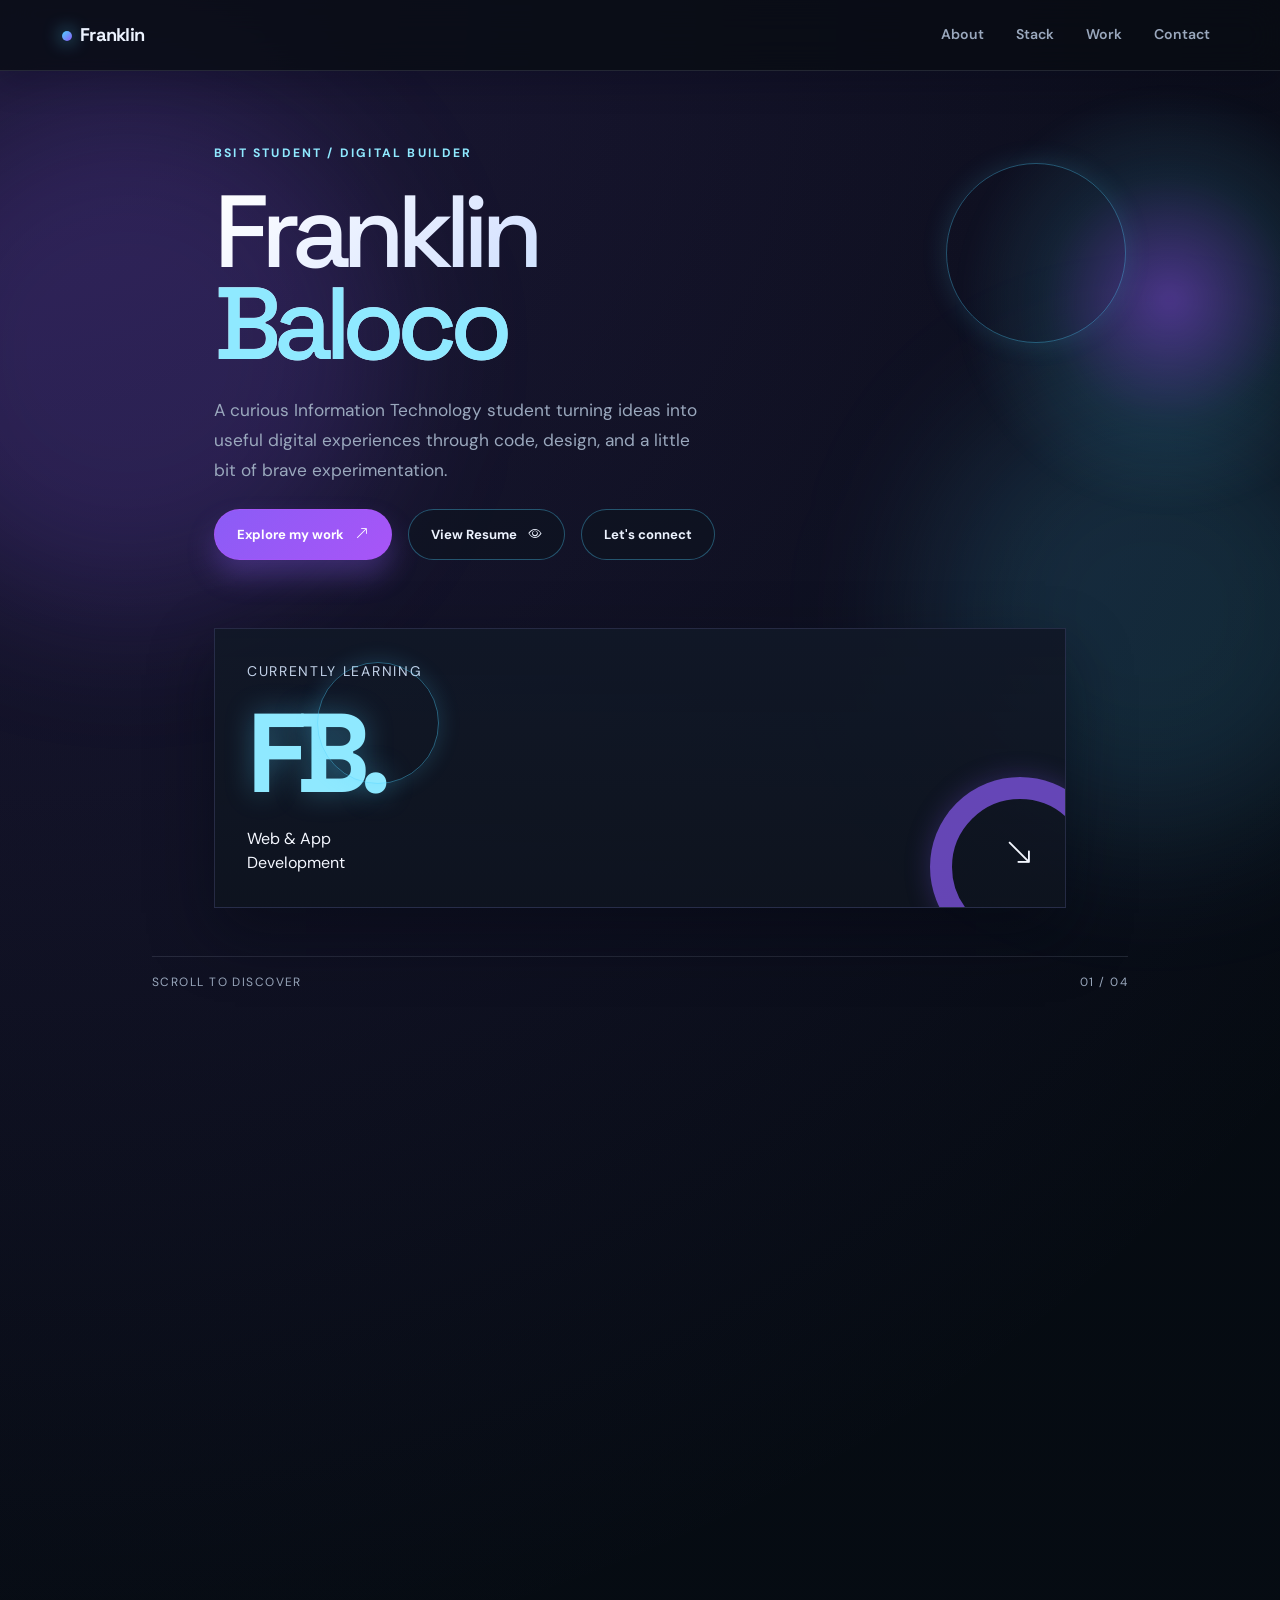
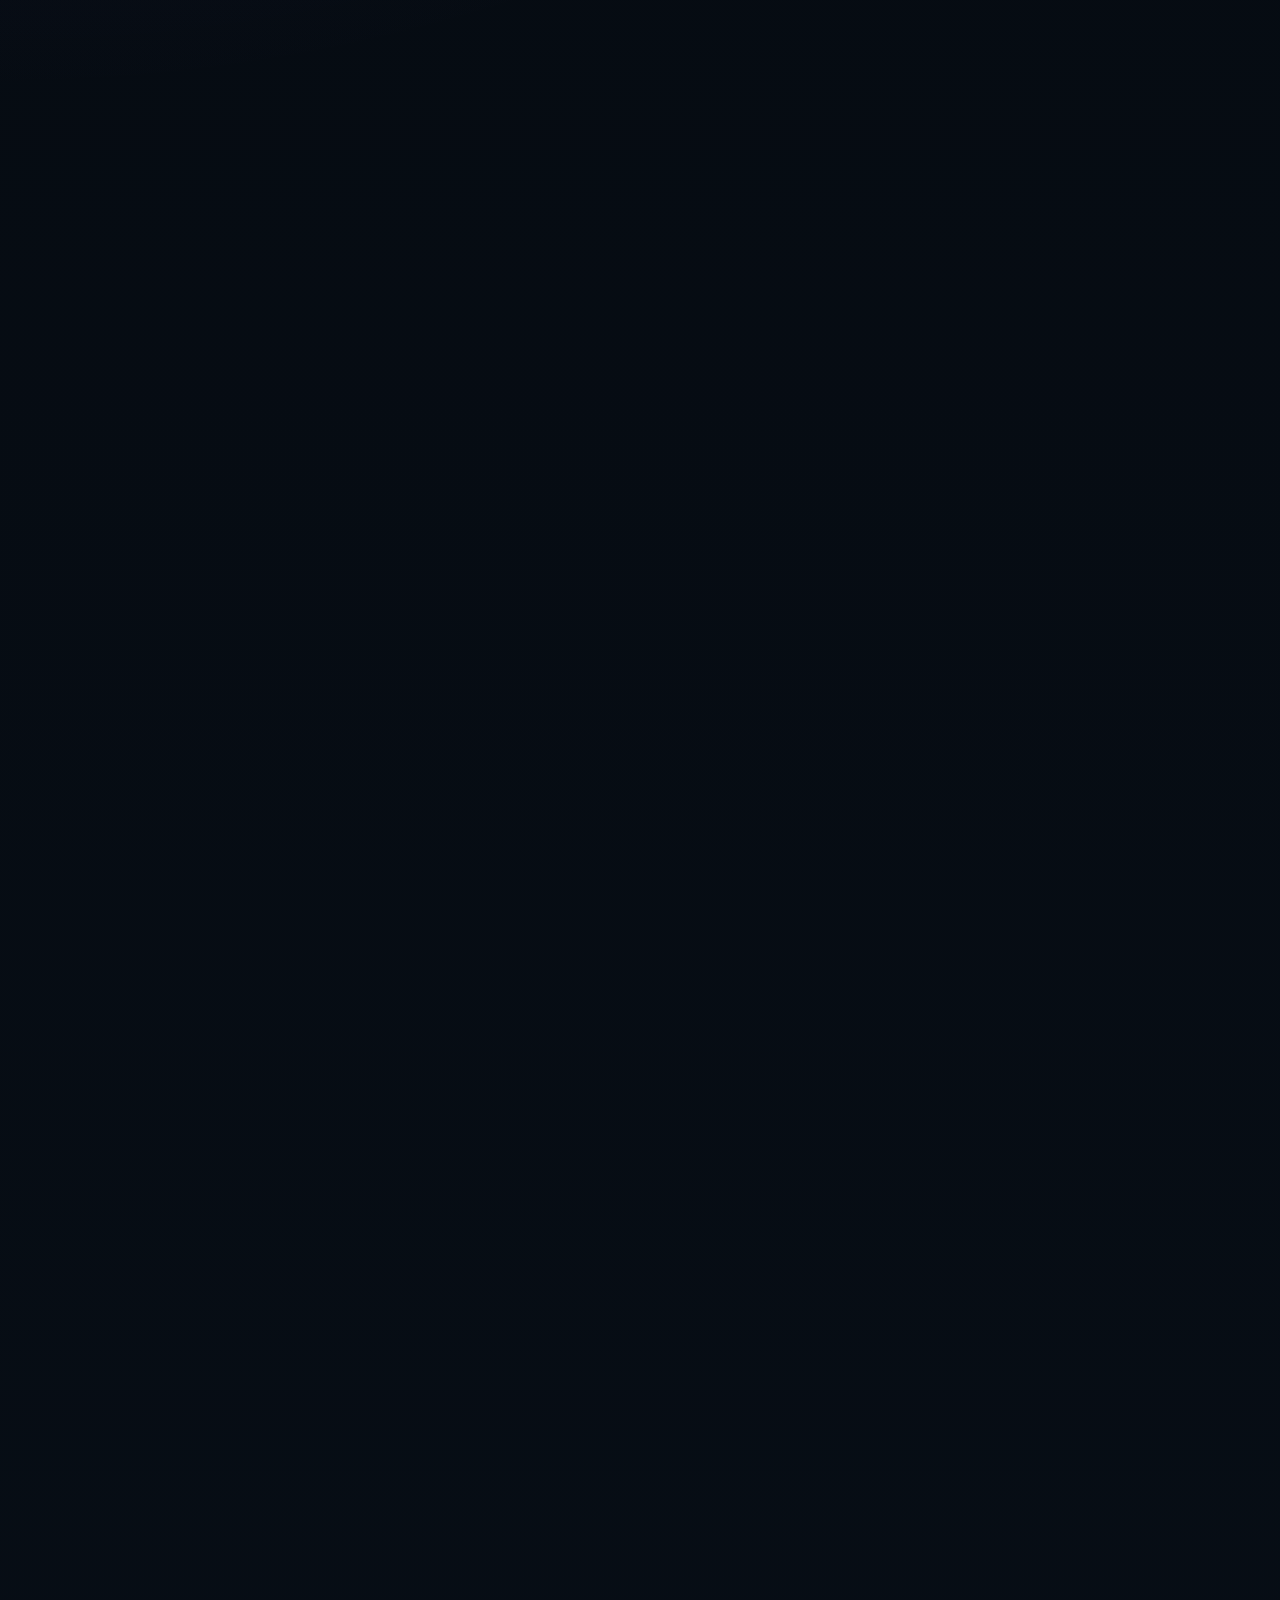
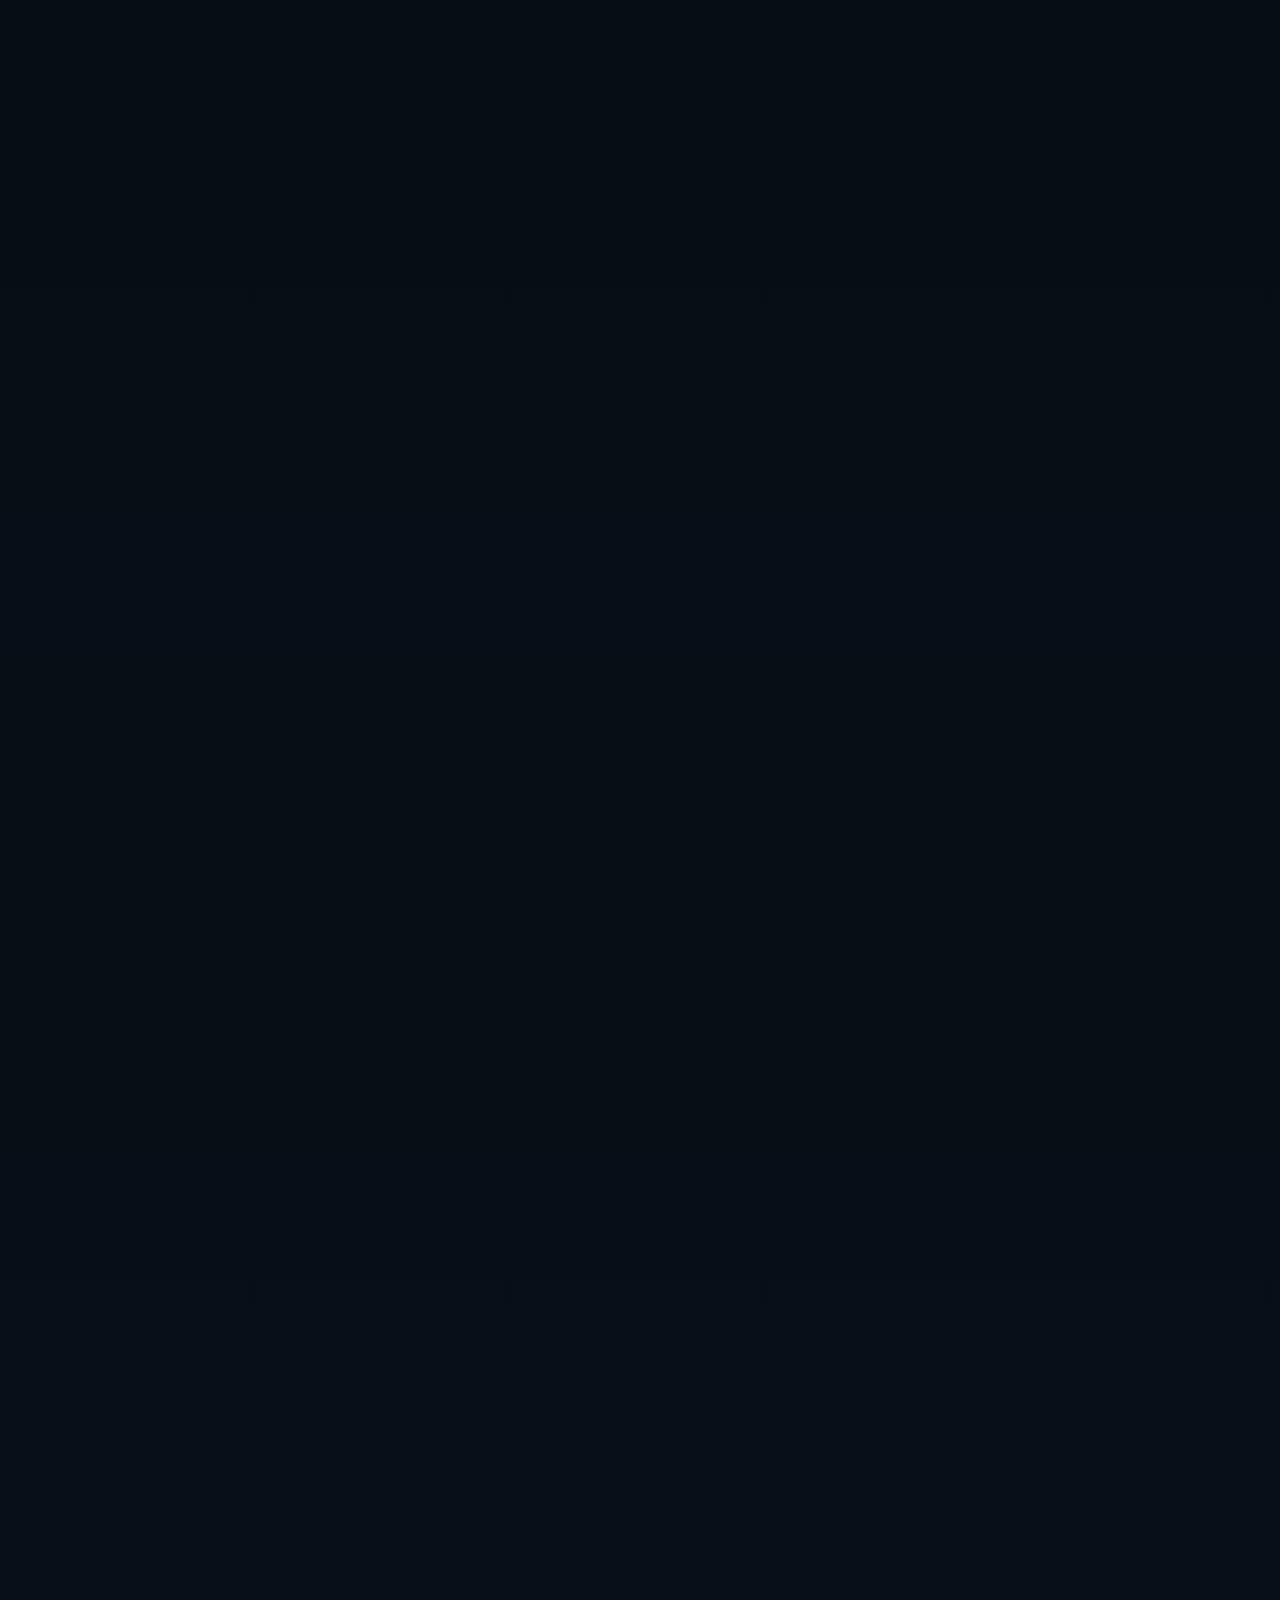
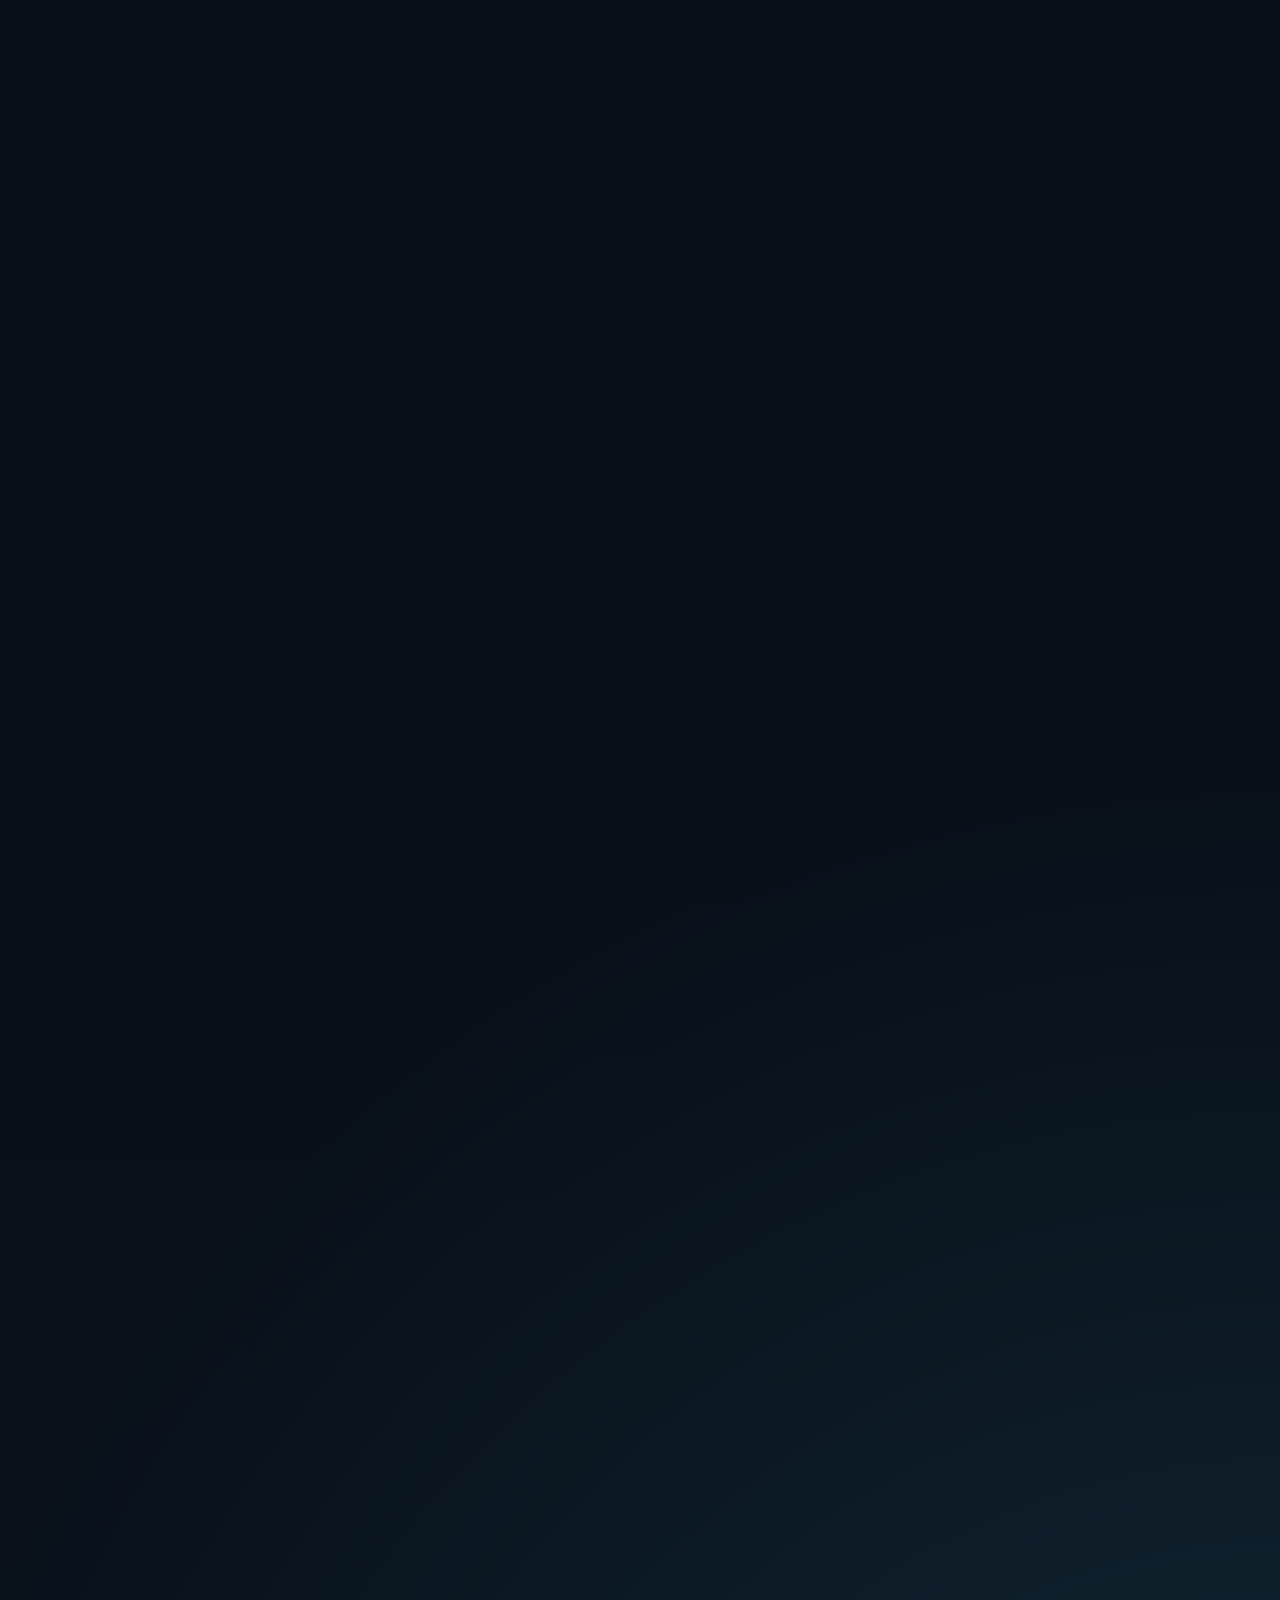
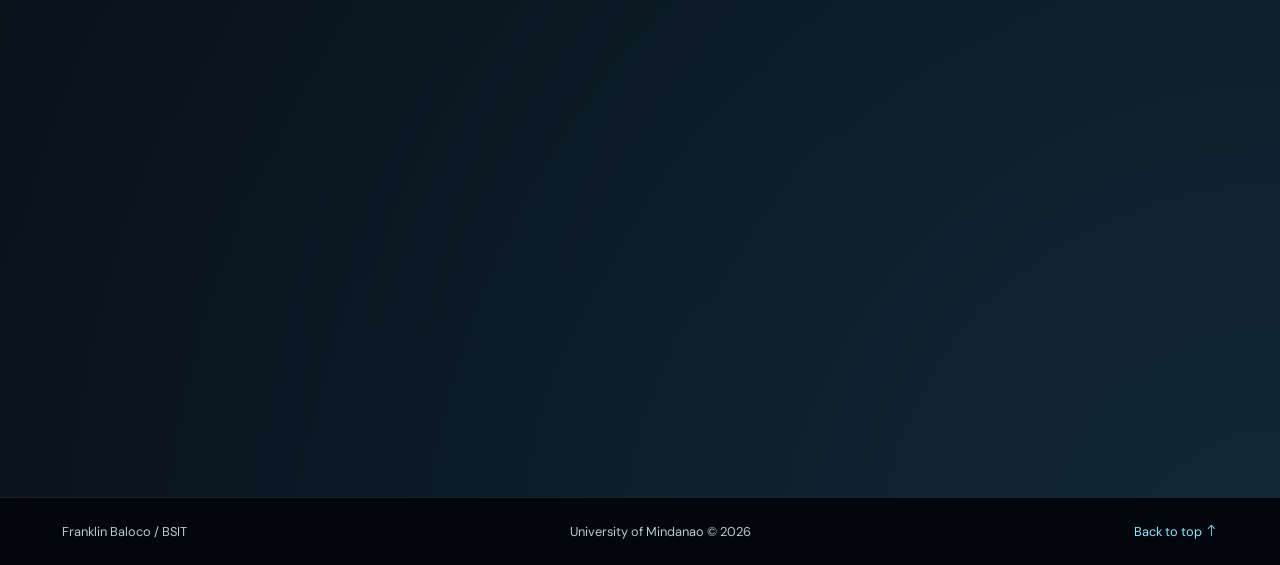
<file: index.html>
<!doctype html>
<html lang="en">
<head>
	<meta charset="utf-8">
	<meta name="viewport" content="width=device-width, initial-scale=1">
	<meta name="description" content="Portfolio of Franklin Baloco, a BSIT student from the University of Mindanao.">
	<title>Franklin Baloco | BSIT Portfolio</title>

	<link rel="preconnect" href="https://fonts.googleapis.com">
	<link rel="preconnect" href="https://fonts.gstatic.com" crossorigin>
	<link href="https://fonts.googleapis.com/css2?family=DM+Sans:wght@400;500;600;700&family=Space+Grotesk:wght@400;500;600;700&display=swap" rel="stylesheet">

	<link href="https://cdn.jsdelivr.net/npm/bootstrap@5.3.3/dist/css/bootstrap.min.css" rel="stylesheet">
	<link rel="stylesheet" href="https://cdn.jsdelivr.net/npm/bootstrap-icons@1.11.3/font/bootstrap-icons.min.css">
	<link rel="stylesheet" href="style.css">

	<style>
		/* VERTICAL LAYOUT */
		.hero .row,
		#about .row,
		#stack .row,
		#work .row,
		#contact .row {
			display: flex;
			flex-direction: column;
			align-items: center;
		}

		.hero .col-lg-8,
		.hero .col-lg-4,
		#about .col-lg-5,
		#about .col-lg-7,
		#stack .col-lg-5,
		#stack .col-lg-7,
		#work .col-lg-5,
		#work .col-lg-7,
		#contact .col-lg-5,
		#contact .col-lg-6 {
			width: 100%;
			max-width: 900px;
			margin-left: 0 !important;
			margin-right: 0 !important;
		}

		/* Center the main sections */
		.hero .container,
		#about .container,
		#stack .container,
		#work .container,
		#contact .container {
			max-width: 1000px;
			margin: 0 auto;
		}

		/* Hero card below the introduction */
		.hero-card {
			margin-top: 20px;
			min-height: 280px;
		}

		/* About features become vertical */
		#about .row.mt-5 {
			display: flex;
			flex-direction: column;
			gap: 20px;
		}

		#about .row.mt-5 > div {
			width: 100%;
		}

		/* Stack content */
		#stack .col-lg-7 > div {
			width: 100%;
			margin-bottom: 30px;
		}

		/* Projects vertical */
		#work .project {
			width: 100%;
			margin-bottom: 15px;
			text-decoration: none;
		}

		/* Contact information above the form */
		#contact .contact-list {
			width: 100%;
			margin-bottom: 40px;
		}

		#contact form {
			width: 100%;
		}

		/* Remove Bootstrap horizontal offset */
		#contact .offset-lg-1 {
			margin-left: 0 !important;
		}

		/* Mobile spacing */
		@media (max-width: 768px) {
			.hero .container,
			#about .container,
			#stack .container,
			#work .container,
			#contact .container {
				padding-left: 20px;
				padding-right: 20px;
			}

			.section-title {
				font-size: 2.5rem;
			}

			.hero h1 {
				font-size: 4rem;
			}
		}
	</style>
</head>

<body>

	<nav class="navbar navbar-expand-lg fixed-top">
		<div class="container py-2">

			<a class="navbar-brand" href="#top">
				<span class="brand-dot"></span>Franklin
			</a>

			<button class="navbar-toggler border-0"
				type="button"
				data-bs-toggle="collapse"
				data-bs-target="#mainNav"
				aria-label="Toggle navigation">

				<i class="bi bi-list fs-3"></i>
			</button>

			<div class="collapse navbar-collapse" id="mainNav">
				<ul class="navbar-nav ms-auto align-items-lg-center">
					<li class="nav-item">
						<a class="nav-link" href="#about">About</a>
					</li>

					<li class="nav-item">
						<a class="nav-link" href="#stack">Stack</a>
					</li>

					<li class="nav-item">
						<a class="nav-link" href="#work">Work</a>
					</li>

					<li class="nav-item">
						<a class="nav-link" href="#contact">Contact</a>
					</li>
				</ul>
			</div>

		</div>
	</nav>


	<main id="top">

		<!-- HERO -->
		<section class="hero">
			<div class="container">

				<div class="row g-5">

					<div class="col-lg-8 reveal">

						<p class="eyebrow mb-4">
							BSIT Student / Digital Builder
						</p>

						<h1>
							Franklin<br>
							<span>Baloco</span>
						</h1>

						<p class="hero-copy mt-4">
							A curious Information Technology student turning ideas into useful digital experiences through code, design, and a little bit of brave experimentation.
						</p>

						<div class="d-flex flex-wrap gap-3 mt-4">

							<a href="#work" class="btn solid-btn">
								Explore my work
								<i class="bi bi-arrow-up-right ms-2"></i>
							</a>

							<a href="resume.pdf" class="btn outline-btn" target="_blank" rel="noopener">
								View Resume
								<i class="bi bi-eye ms-2"></i>
							</a>

							<a href="#contact" class="btn outline-btn">
								Let's connect
							</a>

						</div>

					</div>


					<div class="col-lg-4 reveal">

						<div class="hero-card d-flex flex-column justify-content-between">

							<small>Currently learning</small>

							<div class="initials">
								FB.
							</div>

							<div class="d-flex justify-content-between align-items-end">

								<span>
									Web &amp; App<br>
									Development
								</span>

								<i class="bi bi-arrow-down-right fs-3"></i>

							</div>

						</div>

					</div>

				</div>

				<div class="numbered mt-5">
					SCROLL TO DISCOVER
					<span class="float-end">01 / 04</span>
				</div>

			</div>
		</section>


		<!-- ABOUT -->
		<section id="about" class="reveal">

			<div class="container">

				<div class="row g-5">

					<div class="col-lg-5">

						<p class="eyebrow">
							01 / About me
						</p>

						<h2 class="section-title mt-3">
							Learning by<br>
							<span>building.</span>
						</h2>

						<p class="section-intro mt-4">
							I am Franklin Baloco, a BSIT student at the University of Mindanao. I enjoy understanding how technology works, then using it to make everyday tasks simpler and more engaging.
						</p>

					</div>


					<div class="col-lg-7">

						<div class="about-panel reveal">

							<p class="eyebrow">
								The short version
							</p>

							<h3 class="display-font about-heading mt-5">
								Curious mind.<br>
								Practical output.
							</h3>

							<p class="mt-4 mb-0 about-copy">
								Every project is a chance to learn a new tool, sharpen my problem-solving, and create something that people can actually use.
							</p>

							<div class="stamp">
								UM<br>
								BSIT<br>
								STUDENT
							</div>

						</div>

					</div>

				</div>


				<!-- FEATURES VERTICAL -->
				<div class="row g-4 mt-5">

					<div class="col-md-6 col-lg-3">

						<div class="feature reveal">

							<div class="feature-icon mb-3">
								<i class="bi bi-lightbulb"></i>
							</div>

							<h4>Curious</h4>

							<p>
								I ask questions and keep exploring better ways to solve a problem.
							</p>

						</div>

					</div>


					<div class="col-md-6 col-lg-3">

						<div class="feature reveal">

							<div class="feature-icon mb-3">
								<i class="bi bi-code-slash"></i>
							</div>

							<h4>Hands-on</h4>

							<p>
								I learn fastest when an idea becomes a working interface or application.
							</p>

						</div>

					</div>


					<div class="col-md-6 col-lg-3">

						<div class="feature reveal">

							<div class="feature-icon mb-3">
								<i class="bi bi-grid-1x2"></i>
							</div>

							<h4>Intentional</h4>

							<p>
								I care about clear layouts, readable code, and details that feel considered.
							</p>

						</div>

					</div>


					<div class="col-md-6 col-lg-3">

						<div class="feature reveal">

							<div class="feature-icon mb-3">
								<i class="bi bi-people"></i>
							</div>

							<h4>Collaborative</h4>

							<p>
								I value feedback, shared ideas, and building alongside other people.
							</p>

						</div>

					</div>

				</div>

			</div>

		</section>


		<!-- STACK -->
		<section id="stack" class="reveal">

			<div class="container">

				<div class="row g-5">

					<div class="col-lg-5">

						<p class="eyebrow">
							02 / Stack
						</p>

						<h2 class="section-title mt-3">
							Tools for<br>
							<span>making.</span>
						</h2>

						<p class="section-intro mt-4">
							The technologies I am studying and using to turn sketches into responsive, useful digital products.
						</p>

					</div>


					<div class="col-lg-7">

						<div class="mb-4">

							<p class="skill-label mb-3">
								Frontend
							</p>

							<div class="skill-wrap">

								<span class="skill reveal">HTML</span>
								<span class="skill reveal">CSS</span>
								<span class="skill reveal">JavaScript</span>
								<span class="skill reveal">Bootstrap 5</span>

							</div>

						</div>


						<div class="mb-4">

							<p class="skill-label mb-3">
								Backend &amp; data
							</p>

							<div class="skill-wrap">

								<span class="skill reveal">PHP</span>
								<span class="skill reveal">MySQL</span>
								<span class="skill reveal">REST APIs</span>

							</div>

						</div>


						<div>

							<p class="skill-label mb-3">
								Tools &amp; workflow
							</p>

							<div class="skill-wrap">

								<span class="skill reveal">Git</span>
								<span class="skill reveal">GitHub</span>
								<span class="skill reveal">VS Code</span>
								<span class="skill reveal">Figma</span>

							</div>

						</div>

					</div>

				</div>

			</div>

		</section>


		<!-- WORK -->
		<section id="work" class="reveal">

			<div class="container">

				<div class="row g-5">

					<div class="col-lg-5">

						<p class="eyebrow">
							03 / Selected work
						</p>

						<h2 class="section-title mt-3">
							Small steps,<br>
							<span>real things.</span>
						</h2>

						<p class="section-intro mt-4">
							A growing collection of exercises, concepts, and school projects. Each one is a snapshot of what I am learning now.
						</p>

					</div>


					<div class="col-lg-7">

						<a class="project row align-items-center g-3 reveal" href="#contact">

							<div class="col-2 project-number">
								01
							</div>

							<div class="col-8">

								<h3>
									Student Hub
								</h3>

								<p>
									A simple campus dashboard for organizing announcements and activities.
								</p>

							</div>

							<div class="col-2 text-end project-arrow">
								<i class="bi bi-arrow-up-right"></i>
							</div>

						</a>


						<a class="project row align-items-center g-3 reveal" href="#contact">

							<div class="col-2 project-number">
								02
							</div>

							<div class="col-8">

								<h3>
									Digital Notes
								</h3>

								<p>
									A clean, responsive study space for saving and reviewing lessons.
								</p>

							</div>

							<div class="col-2 text-end project-arrow">
								<i class="bi bi-arrow-up-right"></i>
							</div>

						</a>


						<a class="project row align-items-center g-3 reveal" href="#contact">

							<div class="col-2 project-number">
								03
							</div>

							<div class="col-8">

								<h3>
									Local Finds
								</h3>

								<p>
									A mobile-first directory concept highlighting useful places nearby.
								</p>

							</div>

							<div class="col-2 text-end project-arrow">
								<i class="bi bi-arrow-up-right"></i>
							</div>

						</a>


						<a class="project row align-items-center g-3 reveal" href="#contact">

							<div class="col-2 project-number">
								04
							</div>

							<div class="col-8">

								<h3>
									Portfolio 01
								</h3>

								<p>
									This personal site: a living record of my progress in IT and design.
								</p>

							</div>

							<div class="col-2 text-end project-arrow">
								<i class="bi bi-arrow-up-right"></i>
							</div>

						</a>

					</div>

				</div>

			</div>

		</section>


		<!-- CONTACT -->
		<section id="contact" class="contact-band reveal">

			<div class="container">

				<div class="row g-5">

					<!-- CONTACT INFORMATION -->
					<div class="col-lg-5">

						<p class="eyebrow">
							04 / Contact
						</p>

						<h2 class="section-title mt-3">
							Let's make<br>
							<span>something.</span>
						</h2>

						<p class="section-intro mt-4">
							Have an idea, a school project, or just want to connect? Send a message and let us start there.
						</p>


						<div class="contact-list">

							<h3 class="find-me-heading">
								Find me on
							</h3>

							<div class="contact-item">

								<div class="contact-icon">
									<i class="bi bi-github"></i>
								</div>

								<div class="contact-text">

									<div class="contact-label">
										GitHub
									</div>

									<a class="contact-value" href="https://github.com/n3kken" target="_blank" rel="noopener noreferrer">
										https://github.com/n3kken
									</a>

								</div>

							</div>

							<div class="contact-item">

								<div class="contact-icon">
									<i class="bi bi-facebook"></i>
								</div>

								<div class="contact-text">

									<div class="contact-label">
										Facebook
									</div>

									<a class="contact-value" href="https://www.facebook.com/franklinreylausabaloco" target="_blank" rel="noopener noreferrer">
										https://www.facebook.com/franklinreylausabaloco
									</a>

								</div>

							</div>

							<div class="contact-item">

								<div class="contact-icon">
									<i class="bi bi-envelope"></i>
								</div>

								<div class="contact-text">

									<div class="contact-label">
										Email
									</div>

									<div class="contact-value">
										balocofranklinrey@gmail.com
									</div>

								</div>

							</div>


							<div class="contact-item">

								<div class="contact-icon">
									<i class="bi bi-geo-alt"></i>
								</div>

								<div class="contact-text">

									<div class="contact-label">
										Location
									</div>

									<div class="contact-value">
										Digos City, Davao Del Sur
									</div>

								</div>

							</div>


							<div class="contact-item">

								<div class="contact-icon">
									<i class="bi bi-mortarboard"></i>
								</div>

								<div class="contact-text">

									<div class="contact-label">
										School
									</div>

									<div class="contact-value">
										University of Mindanao
									</div>

								</div>

							</div>

						</div>

					</div>


					<!-- CONTACT FORM -->
					<div class="col-lg-6">

						<form onsubmit="event.preventDefault(); document.getElementById('formMessage').textContent='Thanks, Franklin will get back to you soon.'">

							<div class="mb-4">

								<label class="skill-label" for="name" style="color:#b8cbd4">
									Your name
								</label>

								<input
									id="name"
									class="form-control"
									type="text"
									placeholder=""
									required
								>

							</div>


							<div class="mb-4">

								<label class="skill-label" for="email" style="color:#b8cbd4">
									Email address
								</label>

								<input
									id="email"
									class="form-control"
									type="email"
									placeholder=""
									required
								>

							</div>


							<div class="mb-4">

								<label class="skill-label" for="message" style="color:#b8cbd4">
									Message
								</label>

								<textarea
									id="message"
									class="form-control"
									rows="4"
									placeholder="Tell me a little about your idea"
									required
								></textarea>

							</div>


							<button class="btn solid-btn" type="submit">

								Send message

								<i class="bi bi-arrow-up-right ms-2"></i>

							</button>


							<p
								id="formMessage"
								class="mt-3 mb-0"
								style="color:var(--yellow)"
								aria-live="polite">
							</p>

						</form>

					</div>

				</div>

			</div>

		</section>

	</main>


	<!-- FOOTER -->
	<footer>

		<div class="container py-4 d-flex flex-wrap justify-content-between gap-3">

			<span>
				Franklin Baloco / BSIT
			</span>

			<span>
				University of Mindanao &copy; 2026
			</span>

			<a href="#top">
				Back to top
				<i class="bi bi-arrow-up"></i>
			</a>

		</div>

	</footer>


	<script src="https://cdn.jsdelivr.net/npm/bootstrap@5.3.3/dist/js/bootstrap.bundle.min.js"></script>

	<script>

		const revealItems = document.querySelectorAll('.reveal');

		const revealObserver = new IntersectionObserver((entries) => {

			entries.forEach((entry) => {

				entry.target.classList.toggle(
					'is-visible',
					entry.isIntersecting
				);

			});

		}, {
			threshold: 0.18,
			rootMargin: '0px 0px -8% 0px'
		});


		revealItems.forEach((item) => {
			revealObserver.observe(item);
		});

	</script>

</body>
</html>
</file>
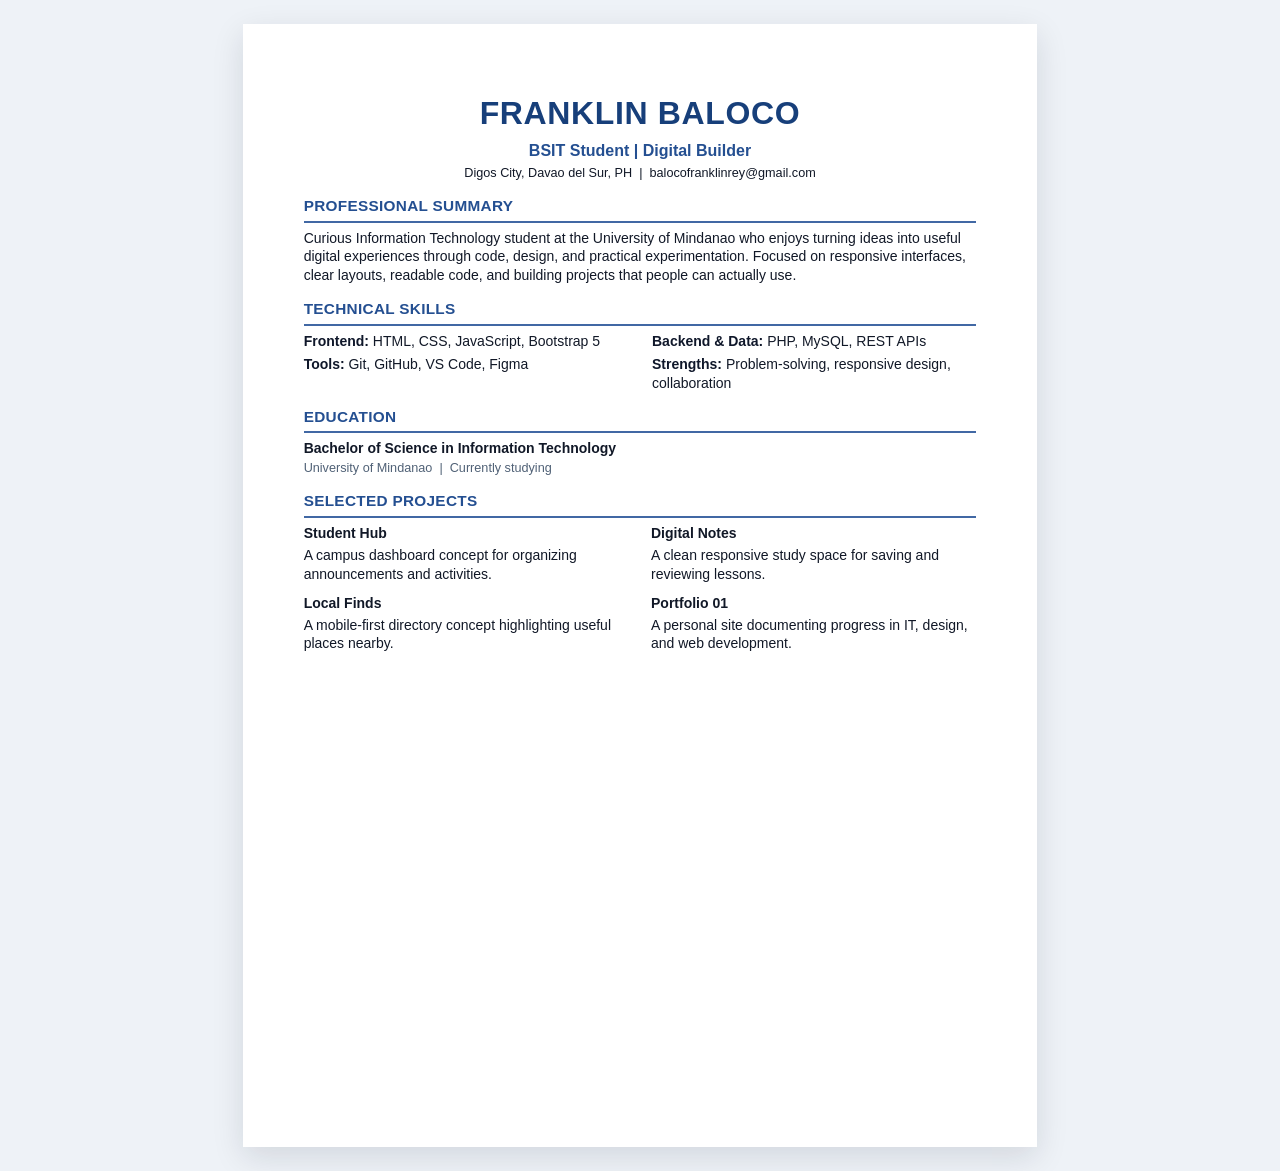
<file: resume.html>
<!doctype html>
<html lang="en">
<head>
	<meta charset="utf-8">
	<meta name="viewport" content="width=device-width, initial-scale=1">
	<title>Franklin Baloco - Resume</title>
	<style>
		@page { size:A4; margin:14mm; }
		:root { --ink:#111827; --blue:#244f91; --muted:#506176; --line:#4168a4; }
		* { box-sizing:border-box; }
		body {
			margin:0;
			background:#eef2f7;
			color:var(--ink);
			font-family:Arial, Helvetica, sans-serif;
			font-size:10.5pt;
			line-height:1.35;
		}
		.resume {
			width:min(100%, 210mm);
			min-height:297mm;
			margin:24px auto;
			padding:18mm 16mm;
			background:#fff;
			box-shadow:0 10px 30px rgba(15, 23, 42, .12);
		}
		header { text-align:center; }
		h1 { margin:0; color:#173f7a; font-size:24pt; letter-spacing:.02em; }
		.role { margin:5px 0 3px; color:var(--blue); font-size:12pt; font-weight:700; }
		.contact { margin:0; color:var(--ink); font-size:9.5pt; }
		section { margin-top:14px; }
		h2 {
			margin:0 0 6px;
			padding-bottom:4px;
			border-bottom:2px solid var(--line);
			color:var(--blue);
			font-size:11.5pt;
			letter-spacing:.02em;
			text-transform:uppercase;
		}
		p { margin:0; }
		.summary { text-align:left; }
		.skills { display:grid; grid-template-columns:1fr 1fr; gap:4px 24px; }
		.skill-line strong { color:#0f172a; }
		.entry { margin-top:9px; }
		.entry:first-of-type { margin-top:0; }
		.entry-title { font-weight:700; }
		.entry-meta { margin-top:2px; color:var(--muted); font-size:9.5pt; }
		ul { margin:4px 0 0 17px; padding:0; }
		li { margin:3px 0; }
		.project-grid { display:grid; grid-template-columns:1fr 1fr; gap:10px 22px; }
		.project h3 { margin:0; font-size:10.5pt; }
		.project p { margin-top:3px; }
		@media (max-width:700px) {
			body { background:#fff; }
			.resume { width:100%; min-height:0; margin:0; padding:24px 20px; box-shadow:none; }
			.skills, .project-grid { grid-template-columns:1fr; }
		}
		@media print {
			body { background:#fff; }
			.resume { width:auto; min-height:0; margin:0; padding:0; box-shadow:none; }
		}
	</style>
</head>
<body>
	<main class="resume">
		<header>
			<h1>FRANKLIN BALOCO</h1>
			<p class="role">BSIT Student | Digital Builder</p>
			<p class="contact">Digos City, Davao del Sur, PH &nbsp;|&nbsp; balocofranklinrey@gmail.com</p>
		</header>

		<section>
			<h2>Professional Summary</h2>
			<p class="summary">Curious Information Technology student at the University of Mindanao who enjoys turning ideas into useful digital experiences through code, design, and practical experimentation. Focused on responsive interfaces, clear layouts, readable code, and building projects that people can actually use.</p>
		</section>

		<section>
			<h2>Technical Skills</h2>
			<div class="skills">
				<p class="skill-line"><strong>Frontend:</strong> HTML, CSS, JavaScript, Bootstrap 5</p>
				<p class="skill-line"><strong>Backend &amp; Data:</strong> PHP, MySQL, REST APIs</p>
				<p class="skill-line"><strong>Tools:</strong> Git, GitHub, VS Code, Figma</p>
				<p class="skill-line"><strong>Strengths:</strong> Problem-solving, responsive design, collaboration</p>
			</div>
		</section>

		<section>
			<h2>Education</h2>
			<div class="entry">
				<p class="entry-title">Bachelor of Science in Information Technology</p>
				<p class="entry-meta">University of Mindanao &nbsp;|&nbsp; Currently studying</p>
			</div>
		</section>

		<section>
			<h2>Selected Projects</h2>
			<div class="project-grid">
				<div class="project">
					<h3>Student Hub</h3>
					<p>A campus dashboard concept for organizing announcements and activities.</p>
				</div>
				<div class="project">
					<h3>Digital Notes</h3>
					<p>A clean responsive study space for saving and reviewing lessons.</p>
				</div>
				<div class="project">
					<h3>Local Finds</h3>
					<p>A mobile-first directory concept highlighting useful places nearby.</p>
				</div>
				<div class="project">
					<h3>Portfolio 01</h3>
					<p>A personal site documenting progress in IT, design, and web development.</p>
				</div>
			</div>
		</section>
	</main>
</body>
</html>
</file>
<file: style.css>
:root {
			--bg:#070b12;
			--bg-soft:#0d1420;
			--panel:#111827;
			--panel-strong:#0b1220;
			--panel-alt:#141d2d;
			--card:#111a2a;
			--line:rgba(149, 163, 184, 0.18);
			--text:#edf3ff;
			--muted:#9aa8bd;
			--violet:#8b5cf6;
			--purple:#a855f7;
			--cyan:#4fd1ff;
			--cyan-soft:#8fe9ff;
			--yellow:var(--cyan-soft);
			--glow-violet:rgba(139, 92, 246, 0.35);
			--glow-cyan:rgba(79, 209, 255, 0.35);
		}
		* { box-sizing:border-box; }
		html { scroll-behavior:smooth; overflow-x:hidden; scroll-padding-top:90px; }
		body {
			background:
				radial-gradient(circle at top left, rgba(139,92,246,0.18), transparent 24%),
				radial-gradient(circle at bottom right, rgba(79,209,255,0.12), transparent 20%),
				linear-gradient(180deg, #050A10 0%, #09111b 100%);
			color:var(--text);
			font-family:"DM Sans", sans-serif;
			overflow-x:hidden;
		}
		body::before,
		body::after {
			content:"";
			position:fixed;
			border-radius:50%;
			filter:blur(72px);
			pointer-events:none;
			z-index:-2;
		}
		body::before {
			width:32rem;
			height:32rem;
			left:-8rem;
			top:6rem;
			background:rgba(139,92,246,0.18);
		}
		body::after {
			width:28rem;
			height:28rem;
			right:-6rem;
			bottom:4rem;
			background:rgba(79,209,255,0.14);
		}
		h1,h2,h3,h4,.navbar-brand,.display-font { font-family:"Space Grotesk", sans-serif; }
		a { color:inherit; text-decoration:none; }
		.container { max-width:1180px; }
		.navbar {
			background:rgba(8, 12, 18, 0.78);
			backdrop-filter:blur(16px);
			border-bottom:1px solid var(--line);
			box-shadow:0 14px 30px rgba(3, 7, 18, 0.2);
		}
		.navbar-brand {
			font-size:1.15rem;
			font-weight:700;
			letter-spacing:-.04em;
			color:var(--text);
		}
		.brand-dot {
			display:inline-block;
			width:10px;
			height:10px;
			margin-right:8px;
			background:linear-gradient(135deg, var(--cyan), var(--violet));
			border-radius:50%;
			box-shadow:0 0 18px rgba(79, 209, 255, 0.9);
		}
		.nav-link {
			color:var(--muted);
			font-size:.88rem;
			font-weight:600;
			margin-left:1rem;
			position:relative;
			transition:color .25s ease;
		}
		.nav-link::after {
			content:"";
			position:absolute;
			left:0;
			bottom:-7px;
			width:100%;
			height:2px;
			background:linear-gradient(90deg, var(--cyan), var(--violet));
			transform:scaleX(0);
			transform-origin:left;
			transition:transform .25s ease;
		}
		.nav-link:hover { color:var(--cyan-soft); }
		.nav-link:hover::after { transform:scaleX(1); }
		.hero {
			min-height:760px;
			padding:9rem 0 6rem;
			position:relative;
		}
		.hero:before {
			content:"";
			position:absolute;
			right:-110px;
			top:80px;
			width:440px;
			height:440px;
			background:radial-gradient(circle, rgba(139,92,246,0.5), rgba(79,209,255,0.1) 40%, transparent 68%);
			border-radius:50%;
			filter:blur(8px);
			z-index:-1;
			animation:floatBlob 12s ease-in-out infinite alternate;
		}
		.hero:after {
			content:"";
			position:absolute;
			right:12%;
			top:15%;
			width:180px;
			height:180px;
			border:1px solid rgba(79,209,255,0.35);
			border-radius:50%;
			box-shadow:0 0 26px rgba(79,209,255,0.15);
		}
		.eyebrow {
			color:var(--cyan-soft);
			font-size:.76rem;
			font-weight:700;
			letter-spacing:.18em;
			text-transform:uppercase;
		}
		.hero h1 {
			font-size:clamp(3.5rem,8vw,7.5rem);
			line-height:.9;
			letter-spacing:-.08em;
			max-width:820px;
			background:linear-gradient(135deg, #fff 0%, #d8e4ff 35%, #8fe9ff 100%);
			-webkit-background-clip:text;
			background-clip:text;
			color:transparent;
		}
		.hero h1 span { color:var(--cyan-soft); }
		.hero-copy {
			max-width:500px;
			color:var(--muted);
			font-size:1.08rem;
			line-height:1.75;
		}
		.outline-btn,.solid-btn {
			border-radius:999px;
			font-size:.82rem;
			font-weight:700;
			padding:.9rem 1.4rem;
			position:relative;
			overflow:hidden;
			transition:transform .25s ease, box-shadow .25s ease, border-color .25s ease;
		}
		.outline-btn::before,.solid-btn::before {
			content:"";
			position:absolute;
			inset:0;
			background:linear-gradient(120deg, transparent 20%, rgba(255,255,255,.36) 50%, transparent 80%);
			transform:translateX(-140%) skewX(-18deg);
			transition:transform .7s ease;
		}
		.outline-btn:hover::before,.solid-btn:hover::before { transform:translateX(140%) skewX(-18deg); }
		.solid-btn {
			background:linear-gradient(135deg, var(--violet), var(--purple));
			border:1px solid rgba(168,85,247,0.75);
			color:#fff;
			box-shadow:0 16px 28px rgba(139,92,246,0.3);
		}
		.solid-btn:hover {
			transform:translateY(-2px);
			box-shadow:0 22px 32px rgba(139,92,246,0.45);
		}
		.outline-btn {
			border:1px solid rgba(79,209,255,0.35);
			color:var(--text);
			background:rgba(13, 20, 32, 0.62);
		}
		.outline-btn:hover {
			transform:translateY(-2px);
			border-color:rgba(79,209,255,0.8);
			box-shadow:0 0 20px rgba(79,209,255,0.12);
		}
		.hero-card {
			background:linear-gradient(180deg, rgba(17,24,39,0.96), rgba(14,20,31,0.9));
			color:#f4f7ff;
			min-height:300px;
			padding:2rem;
			position:relative;
			overflow:hidden;
			border:1px solid rgba(159, 162, 255, 0.16);
			box-shadow:0 26px 60px rgba(5, 8, 18, 0.45);
			backdrop-filter:blur(18px);
			transition:transform .35s ease, box-shadow .35s ease;
		}
		.hero-card:hover {
			transform:translateY(-10px) rotate(-1deg);
			box-shadow:0 30px 70px rgba(11, 16, 28, 0.6);
		}
		.hero-card:before {
			content:"";
			position:absolute;
			inset:12% auto auto 12%;
			width:122px;
			height:122px;
			border:1px solid rgba(79,209,255,0.4);
			border-radius:50%;
			box-shadow:0 0 22px rgba(79,209,255,0.18);
		}
		.hero-card:after {
			content:"";
			position:absolute;
			width:180px;
			height:180px;
			right:-45px;
			bottom:-50px;
			border:22px solid rgba(139,92,246,0.7);
			border-radius:50%;
			box-shadow:0 0 26px rgba(139,92,246,0.25);
		}
		.hero-card .initials {
			color:var(--cyan-soft);
			font-family:"Space Grotesk", sans-serif;
			font-size:7rem;
			font-weight:700;
			line-height:.8;
			letter-spacing:-.1em;
			text-shadow:0 0 28px rgba(79,209,255,0.35);
		}
		.hero-card small { color:#c3d2e9; letter-spacing:.12em; text-transform:uppercase; }
		.numbered {
			border-top:1px solid var(--line);
			padding-top:1rem;
			color:var(--muted);
			font-size:.75rem;
			letter-spacing:.12em;
		}
		section {
			padding:7rem 0;
			position:relative;
		}
		section#stack,
		section#work,
		section#contact {
			background:rgba(10,16,25,0.9);
		}
		section#about {
			background:linear-gradient(180deg, rgba(7,11,18,0.3), rgba(17,24,39,0.8));
		}
		.section-title {
			font-size:clamp(2.3rem,5vw,4.6rem);
			line-height:.98;
			letter-spacing:-.07em;
			color:var(--text);
		}
		.section-title span { color:var(--cyan-soft); }
		.section-intro {
			color:var(--muted);
			line-height:1.75;
			max-width:490px;
		}
		.feature {
			border-top:1px solid var(--line);
			padding:1.25rem 0;
			transition:transform .3s ease, box-shadow .3s ease, border-color .3s ease;
		}
		.feature:hover {
			transform:translateY(-6px);
			box-shadow:0 18px 32px rgba(17, 24, 39, 0.32);
			border-color:rgba(79,209,255,0.35);
		}
		.feature-icon {
			width:42px;
			height:42px;
			display:grid;
			place-items:center;
			background:linear-gradient(135deg, rgba(79,209,255,0.8), rgba(168,85,247,0.75));
			border-radius:50%;
			color:#03090f;
			box-shadow:0 0 18px rgba(79,209,255,0.28);
		}
		.feature h4 { color:var(--text); }
		.feature p { color:var(--muted); font-size:.9rem; line-height:1.65; }
		.about-panel {
			background:linear-gradient(180deg, rgba(18, 24, 35, 0.94), rgba(12, 18, 30, 0.94));
			padding:2.5rem;
			min-height:420px;
			position:relative;
			border:1px solid rgba(79,209,255,0.14);
			box-shadow:0 24px 36px rgba(2, 4, 11, 0.45);
			backdrop-filter:blur(8px);
			transition:transform .35s ease, box-shadow .35s ease;
		}
		.about-panel:hover {
			transform:translateY(-6px);
			box-shadow:0 30px 48px rgba(2, 4, 11, 0.6);
		}
		.about-panel .stamp {
			position:absolute;
			bottom:2rem;
			right:2rem;
			border:1px solid rgba(79,209,255,0.55);
			border-radius:50%;
			width:96px;
			height:96px;
			display:grid;
			place-items:center;
			text-align:center;
			font-size:.7rem;
			font-weight:700;
			line-height:1.15;
			transform:rotate(12deg);
			color:var(--cyan-soft);
			background:rgba(79,209,255,0.04);
			box-shadow:0 0 18px rgba(79,209,255,0.18);
			animation:spinSlow 12s linear infinite;
		}
		.about-heading {
			font-size:2.4rem;
			max-width:450px;
			letter-spacing:-.06em;
			color:var(--text);
		}
		.about-copy {
			max-width:410px;
			line-height:1.8;
			color:var(--muted);
		}
		.skill-label {
			font-size:.7rem;
			font-weight:700;
			letter-spacing:.15em;
			color:var(--muted);
			text-transform:uppercase;
		}
		.skill-wrap { display:flex; flex-wrap:wrap; gap:.7rem; }
		.skill {
			border:1px solid rgba(139,92,246,0.25);
			padding:.8rem 1rem;
			background:rgba(17, 24, 39, 0.7);
			color:var(--text);
			font-size:.85rem;
			border-radius:999px;
			box-shadow:inset 0 0 0 1px rgba(79,209,255,0.04);
			transition:transform .25s ease, border-color .25s ease, box-shadow .25s ease;
		}
		.skill:hover {
			transform:translateY(-3px);
			border-color:rgba(79,209,255,0.58);
			box-shadow:0 0 20px rgba(79,209,255,0.1);
		}
		.project {
			border-top:1px solid var(--line);
			padding:1.5rem 0;
			transition:transform .25s ease, background-color .25s ease, padding-left .25s ease, box-shadow .25s ease;
			display:flex;
			align-items:center;
			gap:1rem;
			border-radius:16px;
		}
		.project:hover {
			padding-left:.75rem;
			background:linear-gradient(90deg, rgba(139,92,246,0.08), rgba(79,209,255,0.03));
			transform:translateX(2px);
			box-shadow:0 0 0 1px rgba(79,209,255,0.15);
		}
		.project-number {
			color:var(--cyan-soft);
			font-family:"Space Grotesk", sans-serif;
			font-size:1.6rem;
			font-weight:700;
		}
		.project h3 { font-size:1.5rem; margin:0; color:var(--text); }
		.project p { color:var(--muted); font-size:.9rem; margin:.4rem 0 0; }
		.project-arrow {
			font-size:1.5rem;
			color:var(--cyan-soft);
			transition:transform .25s ease;
		}
		.project:hover .project-arrow { transform:translate(4px, -4px); }
		.contact-band {
			background:linear-gradient(180deg, rgba(12,18,28,1), rgba(9,14,22,1));
			color:#fff;
			border-top:1px solid rgba(79,209,255,0.12);
		}
		.contact-band .section-intro,
		.contact-meta { color:#b8cbd4; }
		.contact-band .section-title span { color:var(--cyan-soft); }
		.contact-list {
			display:flex;
			flex-direction:column;
			gap:1rem;
			margin-top:1.4rem;
		}
		.contact-item {
			display:flex;
			align-items:center;
			gap:1rem;
			padding:1rem 1.25rem;
			border-radius:18px;
			background:rgba(17, 24, 39, 0.9);
			border:1px solid rgba(148, 163, 184, 0.18);
			box-shadow:0 12px 26px rgba(2, 6, 14, 0.22);
			backdrop-filter:blur(10px);
		}
		.contact-icon {
			display:grid;
			place-items:center;
			width:42px;
			height:42px;
			border-radius:12px;
			background:rgba(79, 209, 255, 0.12);
			color:var(--cyan-soft);
			font-size:1.25rem;
			flex-shrink:0;
		}
		.contact-text {
			display:flex;
			flex-direction:column;
			justify-content:center;
			min-width:0;
		}
		.contact-label {
			font-size:.72rem;
			font-weight:600;
			letter-spacing:.08em;
			text-transform:uppercase;
			color:#a3b0c4;
			margin-bottom:.2rem;
		}
		.find-me-heading {
			font-family:"Space Grotesk", sans-serif;
			font-size:20px;
			font-weight:500;
			color:var(--text);
			margin:0;
		}
		.contact-value {
			font-size:1.05rem;
			font-weight:600;
			color:#edf3ff;
			line-height:1.4;
			word-break:break-word;
		}
		.form-control {
			background:rgba(11, 17, 28, 0.72);
			border:1px solid rgba(148,163,184,0.18);
			border-radius:14px;
			color:#fff;
			padding:.9rem 1rem;
			transition:border-color .25s ease, box-shadow .25s ease, transform .25s ease;
		}
		.form-control:focus {
			background:rgba(11, 17, 28, 0.82);
			border-color:rgba(79,209,255,0.8);
			box-shadow:0 0 0 4px rgba(79,209,255,0.12);
			color:#fff;
			transform:translateY(-1px);
		}
		.form-control::placeholder { color:#8ca2ad; }
		footer {
			background:rgba(4,7,12,0.98);
			color:#b8cbd4;
			font-size:.8rem;
			border-top:1px solid var(--line);
		}
		footer a { color:var(--cyan-soft); }
		.reveal {
			opacity:0;
			transform:translateY(28px) scale(.985);
			filter:blur(4px);
			transition:opacity .8s cubic-bezier(.22,1,.36,1), transform .9s cubic-bezier(.22,1,.36,1), filter .9s ease;
		}
		.reveal.is-visible {
			opacity:1;
			transform:translateY(0) scale(1);
			filter:blur(0);
		}
		@keyframes spinSlow { 0% { transform:rotate(12deg); } 50% { transform:rotate(20deg); } 100% { transform:rotate(12deg); } }
		@keyframes floatBlob { 0% { transform:translateY(0) scale(1); } 100% { transform:translateY(-20px) scale(1.05); } }
		@media (max-width:991px) {
			.nav-link { margin-left:0; }
			.hero { min-height:auto; padding-top:7rem; }
			.hero-card { margin-top:3rem; }
			section { padding:5rem 0; }
		}
		@media (max-width:575px) {
			.hero h1 { font-size:4.2rem; }
			.hero:before { width:250px; height:250px; right:-120px; }
			.about-panel { padding:1.5rem; }
		}
		@media (prefers-reduced-motion: reduce) {
			html { scroll-behavior:auto; }
			*, *::before, *::after { animation:none !important; transition:none !important; }
			.reveal { opacity:1; transform:none; }
		}
</file>
